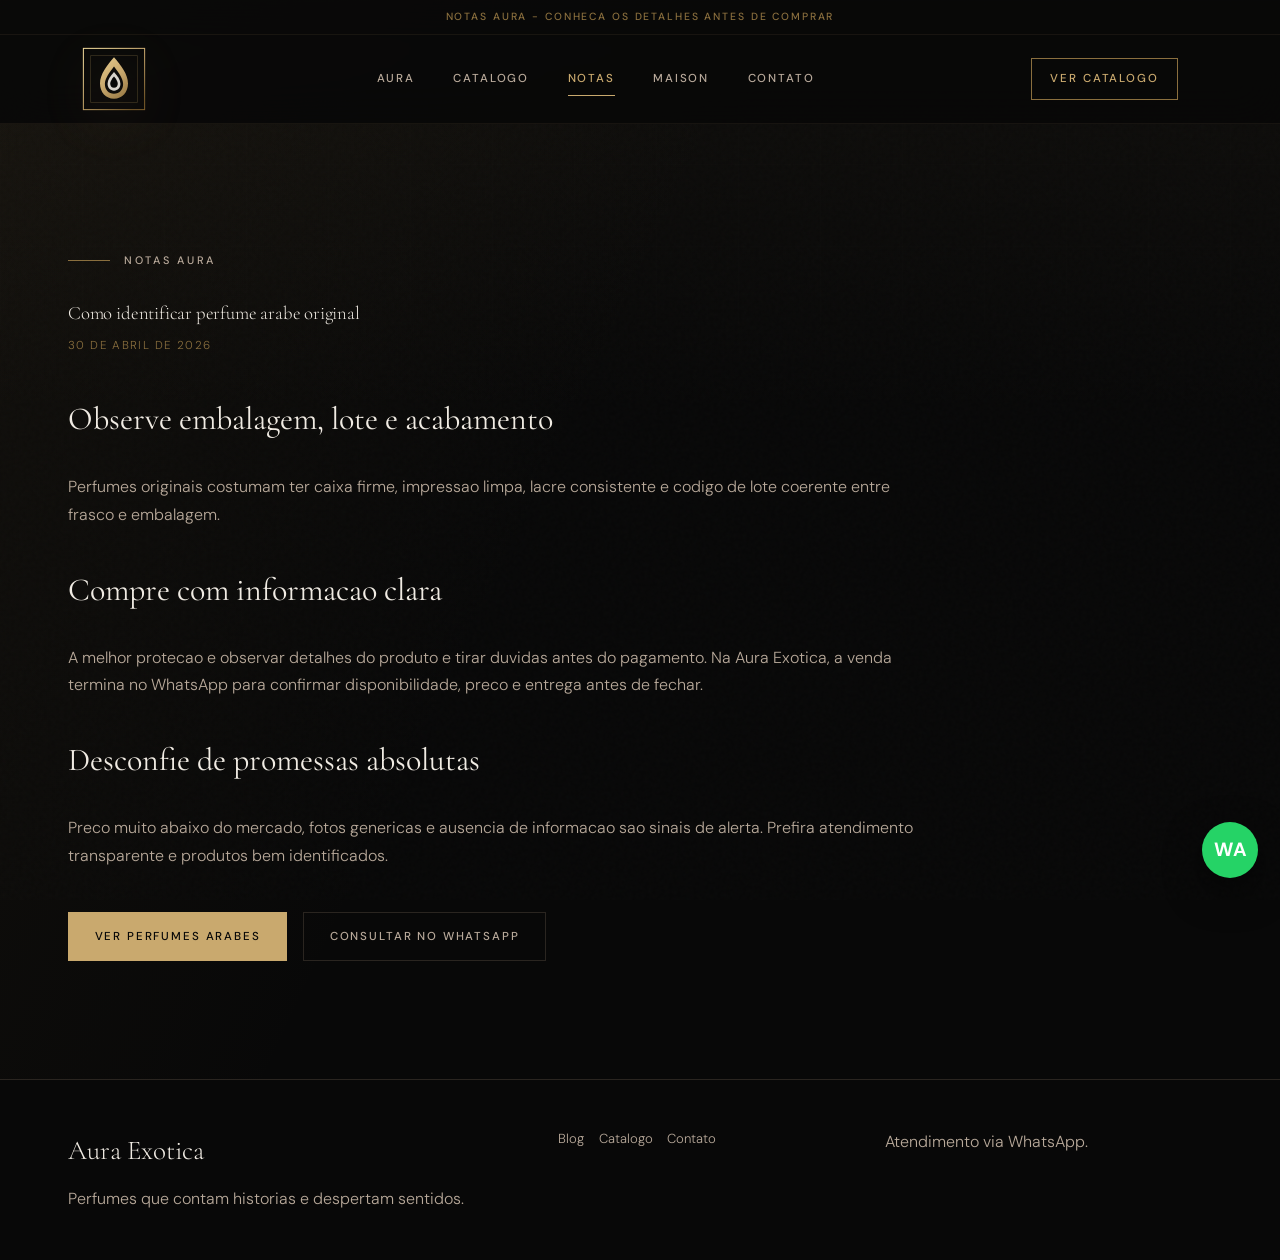
<file: blog-post.html>
﻿<!DOCTYPE html>
<html lang="pt-BR">
<head>
  <meta charset="UTF-8">
  <meta name="viewport" content="width=device-width, initial-scale=1.0">
  <title>Guia Aura | Aura Exotica</title>
  <meta name="description" content="Artigo da Aura Exotica sobre perfumes arabes, nicho e compra segura.">
  <link rel="preconnect" href="https://fonts.googleapis.com">
  <link rel="preconnect" href="https://fonts.gstatic.com" crossorigin>
  <link href="https://fonts.googleapis.com/css2?family=Cinzel:wght@500;600;700&family=Manrope:wght@400;500;600;700;800&display=swap" rel="stylesheet">
  <link rel="stylesheet" href="style.css">
</head>
<body data-page="blog-post">
  <header class="main-header">
    <div class="topbar"><div class="container">Notas Aura - Conheca os detalhes antes de comprar</div></div>
    <div class="container nav">
      <a class="brand" href="index.html"><img src="assets/aura-mark.svg" alt=""><span><strong>Aura Exotica</strong><span>Perfumes & Cosmeticos</span></span></a>
      <nav class="nav-links" aria-label="Principal"><a href="index.html">Aura</a><a href="catalogo.html">Catalogo</a><a aria-current="page" href="blog.html">Notas</a><a href="sobre.html">Maison</a><a href="contato.html">Contato</a></nav>
      <a class="btn btn-gold nav-cta" href="catalogo.html">Ver catalogo</a>
      <button class="mobile-menu-toggle" type="button" aria-expanded="false" aria-label="Abrir menu">Menu</button>
    </div>
    <nav class="mobile-panel" aria-label="Menu mobile"><a href="index.html">Home</a><a href="catalogo.html">Catalogo</a><a href="contato.html">Contato</a></nav>
  </header>
  <main>
    <section class="section">
      <div class="container">
        <article id="blog-post" class="blog-post"></article>
      </div>
    </section>
  </main>
  <footer class="main-footer"><div class="container footer-grid"><div><h3>Aura Exotica</h3><p>Perfumes que contam historias e despertam sentidos.</p></div><div class="footer-links"><a href="blog.html">Blog</a><a href="catalogo.html">Catalogo</a><a href="contato.html">Contato</a></div><div><p>Atendimento via WhatsApp.</p></div></div></footer>
  <script src="script.js" defer></script>
</body>
</html>
</file>
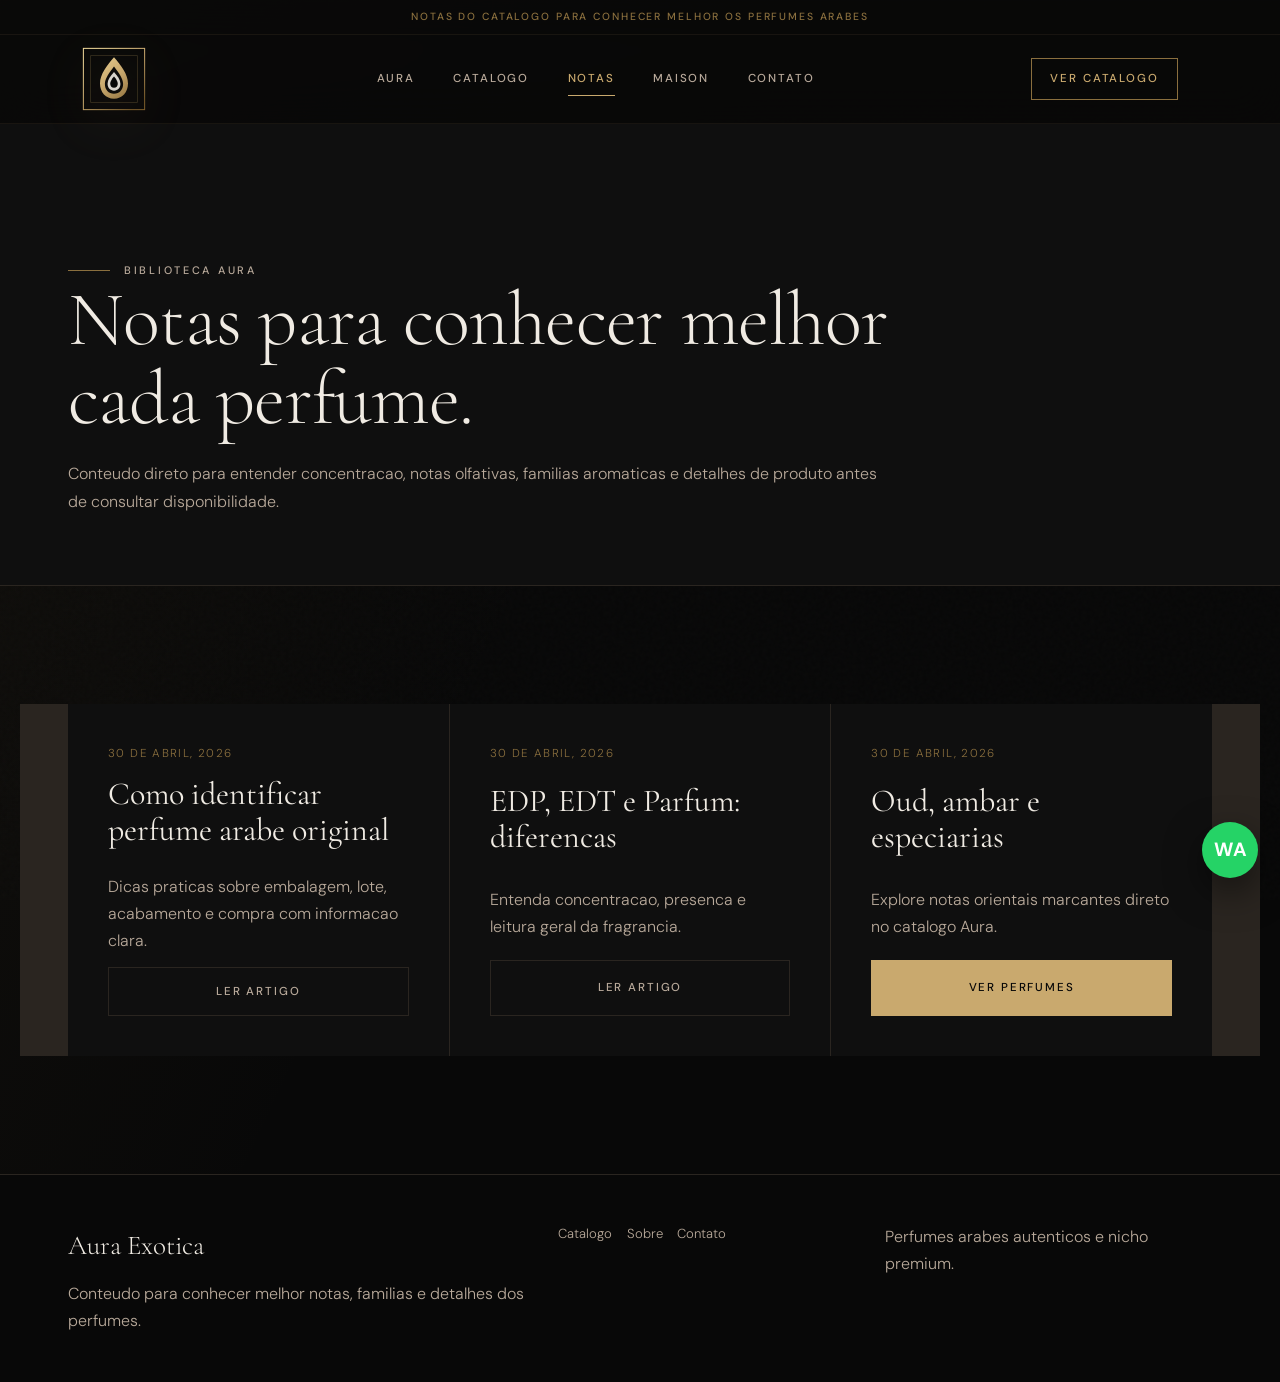
<file: blog.html>
﻿<!DOCTYPE html>
<html lang="pt-BR">
<head>
  <meta charset="UTF-8">
  <meta name="viewport" content="width=device-width, initial-scale=1.0">
  <title>Blog | Aura Exotica</title>
  <meta name="description" content="Guias sobre perfume arabe original, concentracao, notas olfativas e escolhas de fragrancias nicho.">
  <link rel="preconnect" href="https://fonts.googleapis.com">
  <link rel="preconnect" href="https://fonts.gstatic.com" crossorigin>
  <link href="https://fonts.googleapis.com/css2?family=Cinzel:wght@500;600;700&family=Manrope:wght@400;500;600;700;800&display=swap" rel="stylesheet">
  <link rel="stylesheet" href="style.css">
</head>
<body data-page="blog">
  <header class="main-header">
    <div class="topbar"><div class="container">Notas do catalogo para conhecer melhor os perfumes arabes</div></div>
    <div class="container nav">
      <a class="brand" href="index.html"><img src="assets/aura-mark.svg" alt=""><span><strong>Aura Exotica</strong><span>Perfumes & Cosmeticos</span></span></a>
      <nav class="nav-links" aria-label="Principal"><a href="index.html">Aura</a><a href="catalogo.html">Catalogo</a><a aria-current="page" href="blog.html">Notas</a><a href="sobre.html">Maison</a><a href="contato.html">Contato</a></nav>
      <a class="btn btn-gold nav-cta" href="catalogo.html">Ver catalogo</a>
      <button class="mobile-menu-toggle" type="button" aria-expanded="false" aria-label="Abrir menu">Menu</button>
    </div>
    <nav class="mobile-panel" aria-label="Menu mobile"><a href="index.html">Home</a><a href="catalogo.html">Catalogo</a><a href="contato.html">Contato</a></nav>
  </header>
  <main>
    <section class="page-hero"><div class="container"><p class="eyebrow">Biblioteca Aura</p><h1>Notas para conhecer melhor cada perfume.</h1><p>Conteudo direto para entender concentracao, notas olfativas, familias aromaticas e detalhes de produto antes de consultar disponibilidade.</p></div></section>
    <section class="section">
      <div class="container blog-grid">
        <article class="blog-card"><time datetime="2026-04-30">30 de abril, 2026</time><h3><a href="blog-post.html?slug=guia-perfume-arabe-original">Como identificar perfume arabe original</a></h3><p>Dicas praticas sobre embalagem, lote, acabamento e compra com informacao clara.</p><a class="btn btn-outline" href="blog-post.html?slug=guia-perfume-arabe-original">Ler artigo</a></article>
        <article class="blog-card"><time datetime="2026-04-30">30 de abril, 2026</time><h3><a href="blog-post.html?slug=edp-edt-parfum">EDP, EDT e Parfum: diferencas</a></h3><p>Entenda concentracao, presenca e leitura geral da fragrancia.</p><a class="btn btn-outline" href="blog-post.html?slug=edp-edt-parfum">Ler artigo</a></article>
        <article class="blog-card"><time datetime="2026-04-30">30 de abril, 2026</time><h3><a href="catalogo.html?q=oud">Oud, ambar e especiarias</a></h3><p>Explore notas orientais marcantes direto no catalogo Aura.</p><a class="btn btn-gold" href="catalogo.html?q=oud">Ver perfumes</a></article>
      </div>
    </section>
  </main>
  <footer class="main-footer"><div class="container footer-grid"><div><h3>Aura Exotica</h3><p>Conteudo para conhecer melhor notas, familias e detalhes dos perfumes.</p></div><div class="footer-links"><a href="catalogo.html">Catalogo</a><a href="sobre.html">Sobre</a><a href="contato.html">Contato</a></div><div><p>Perfumes arabes autenticos e nicho premium.</p></div></div></footer>
  <script src="script.js" defer></script>
</body>
</html>
</file>
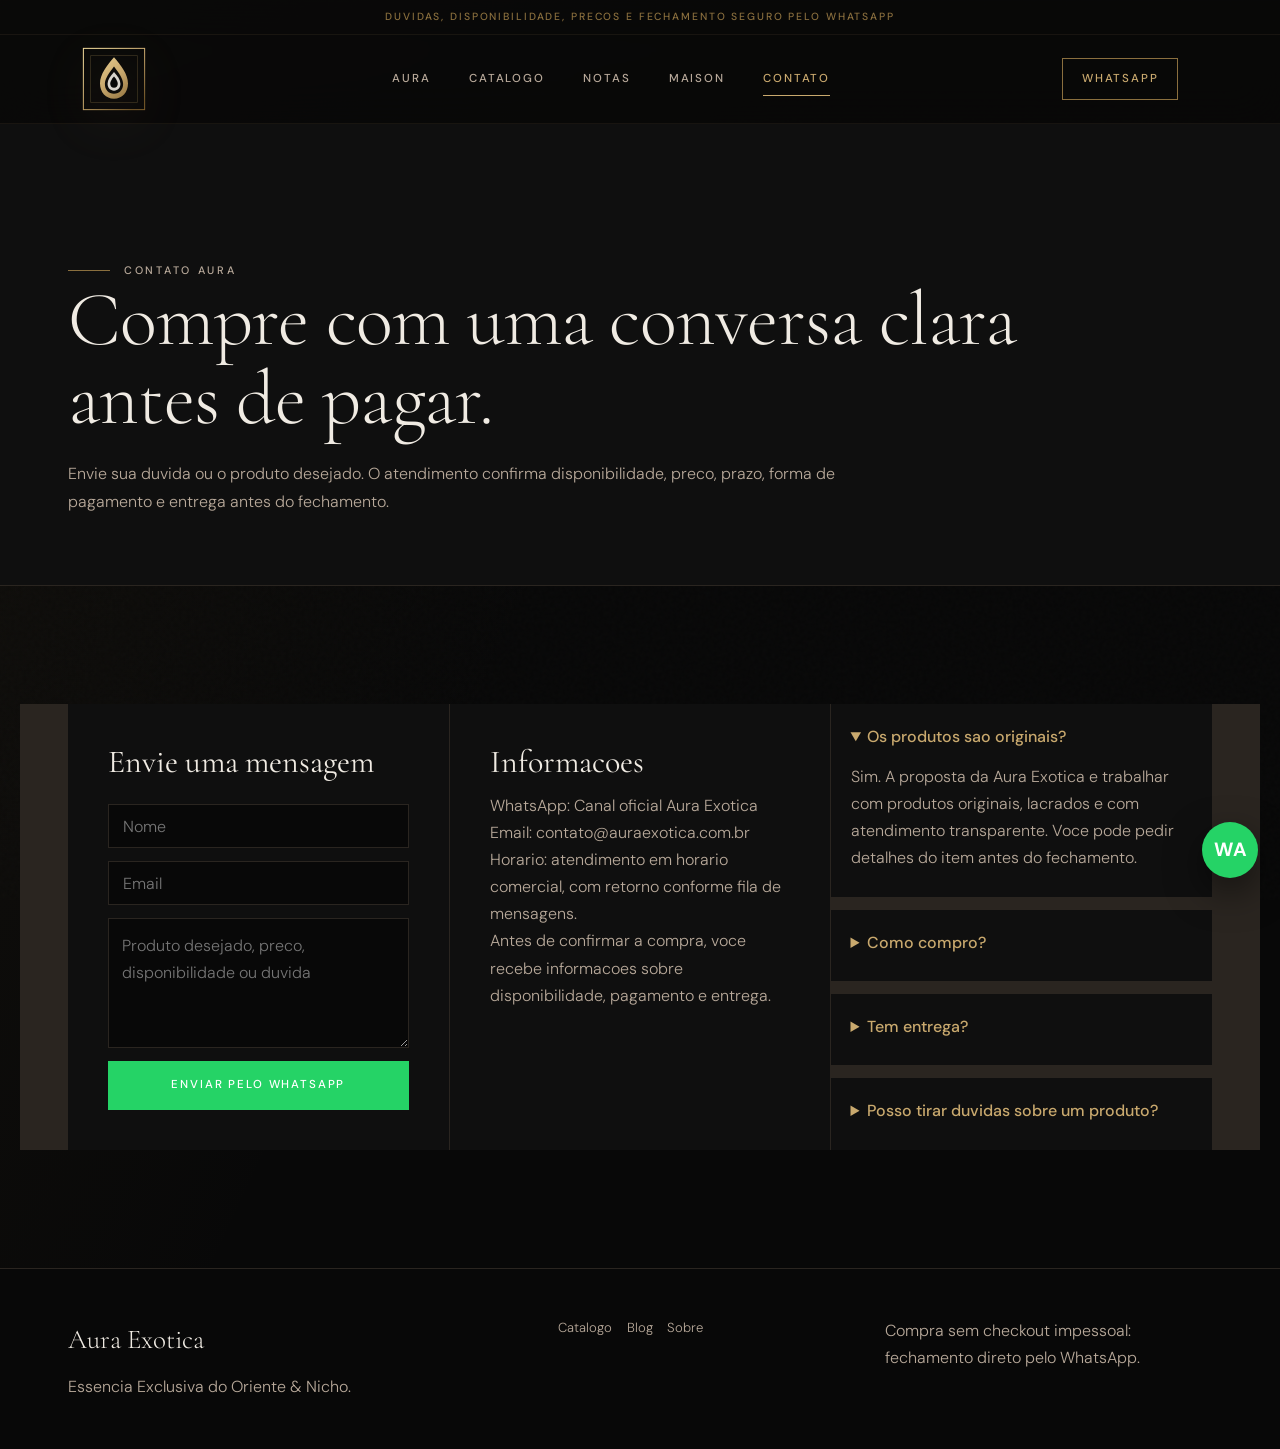
<file: contato.html>
﻿<!DOCTYPE html>
<html lang="pt-BR">
<head>
  <meta charset="UTF-8">
  <meta name="viewport" content="width=device-width, initial-scale=1.0">
  <title>Contato | Aura Exotica</title>
  <meta name="description" content="Fale com a Aura Exotica pelo WhatsApp para consultar disponibilidade, precos, pagamento e entrega de perfumes arabes e nicho.">
  <link rel="preconnect" href="https://fonts.googleapis.com">
  <link rel="preconnect" href="https://fonts.gstatic.com" crossorigin>
  <link href="https://fonts.googleapis.com/css2?family=Cinzel:wght@500;600;700&family=Manrope:wght@400;500;600;700;800&display=swap" rel="stylesheet">
  <link rel="stylesheet" href="style.css">
</head>
<body data-page="contato">
  <header class="main-header">
    <div class="topbar"><div class="container">Duvidas, disponibilidade, precos e fechamento seguro pelo WhatsApp</div></div>
    <div class="container nav">
      <a class="brand" href="index.html"><img src="assets/aura-mark.svg" alt=""><span><strong>Aura Exotica</strong><span>Perfumes & Cosmeticos</span></span></a>
      <nav class="nav-links" aria-label="Principal"><a href="index.html">Aura</a><a href="catalogo.html">Catalogo</a><a href="blog.html">Notas</a><a href="sobre.html">Maison</a><a aria-current="page" href="contato.html">Contato</a></nav>
      <a class="btn btn-gold nav-cta" target="_blank" rel="noopener" href="https://wa.me/5511999999999">WhatsApp</a>
      <button class="mobile-menu-toggle" type="button" aria-expanded="false" aria-label="Abrir menu">Menu</button>
    </div>
    <nav class="mobile-panel" aria-label="Menu mobile"><a href="index.html">Home</a><a href="catalogo.html">Catalogo</a><a href="sobre.html">Sobre</a></nav>
  </header>
  <main>
    <section class="page-hero"><div class="container"><p class="eyebrow">Contato Aura</p><h1>Compre com uma conversa clara antes de pagar.</h1><p>Envie sua duvida ou o produto desejado. O atendimento confirma disponibilidade, preco, prazo, forma de pagamento e entrega antes do fechamento.</p></div></section>
    <section class="section">
      <div class="container contact-grid">
        <form id="contact-form" class="contact-form contact-card">
          <h3>Envie uma mensagem</h3>
          <input class="input" type="text" name="name" placeholder="Nome" required>
          <input class="input" type="email" name="email" placeholder="Email" required>
          <textarea class="textarea" name="message" placeholder="Produto desejado, preco, disponibilidade ou duvida" required></textarea>
          <button class="btn btn-whatsapp" type="submit">Enviar pelo WhatsApp</button>
        </form>
        <div class="contact-card">
          <h3>Informacoes</h3>
          <p>WhatsApp: <a href="https://wa.me/5511999999999" target="_blank" rel="noopener">Canal oficial Aura Exotica</a></p>
          <p>Email: contato@auraexotica.com.br</p>
          <p>Horario: atendimento em horario comercial, com retorno conforme fila de mensagens.</p>
          <p>Antes de confirmar a compra, voce recebe informacoes sobre disponibilidade, pagamento e entrega.</p>
        </div>
        <div class="faq">
          <details open><summary>Os produtos sao originais?</summary><p>Sim. A proposta da Aura Exotica e trabalhar com produtos originais, lacrados e com atendimento transparente. Voce pode pedir detalhes do item antes do fechamento.</p></details>
          <details><summary>Como compro?</summary><p>Escolha o produto no catalogo e clique em Consultar no WhatsApp. A mensagem ja vai com os detalhes.</p></details>
          <details><summary>Tem entrega?</summary><p>O prazo e a modalidade de entrega sao confirmados no atendimento, de acordo com sua cidade.</p></details>
          <details><summary>Posso tirar duvidas sobre um produto?</summary><p>Sim. Envie o link ou nome do perfume do catalogo para confirmar disponibilidade, preco, prazo e detalhes da ficha.</p></details>
        </div>
      </div>
    </section>
  </main>
  <footer class="main-footer"><div class="container footer-grid"><div><h3>Aura Exotica</h3><p>Essencia Exclusiva do Oriente & Nicho.</p></div><div class="footer-links"><a href="catalogo.html">Catalogo</a><a href="blog.html">Blog</a><a href="sobre.html">Sobre</a></div><div><p>Compra sem checkout impessoal: fechamento direto pelo WhatsApp.</p></div></div></footer>
  <script src="script.js" defer></script>
</body>
</html>
</file>
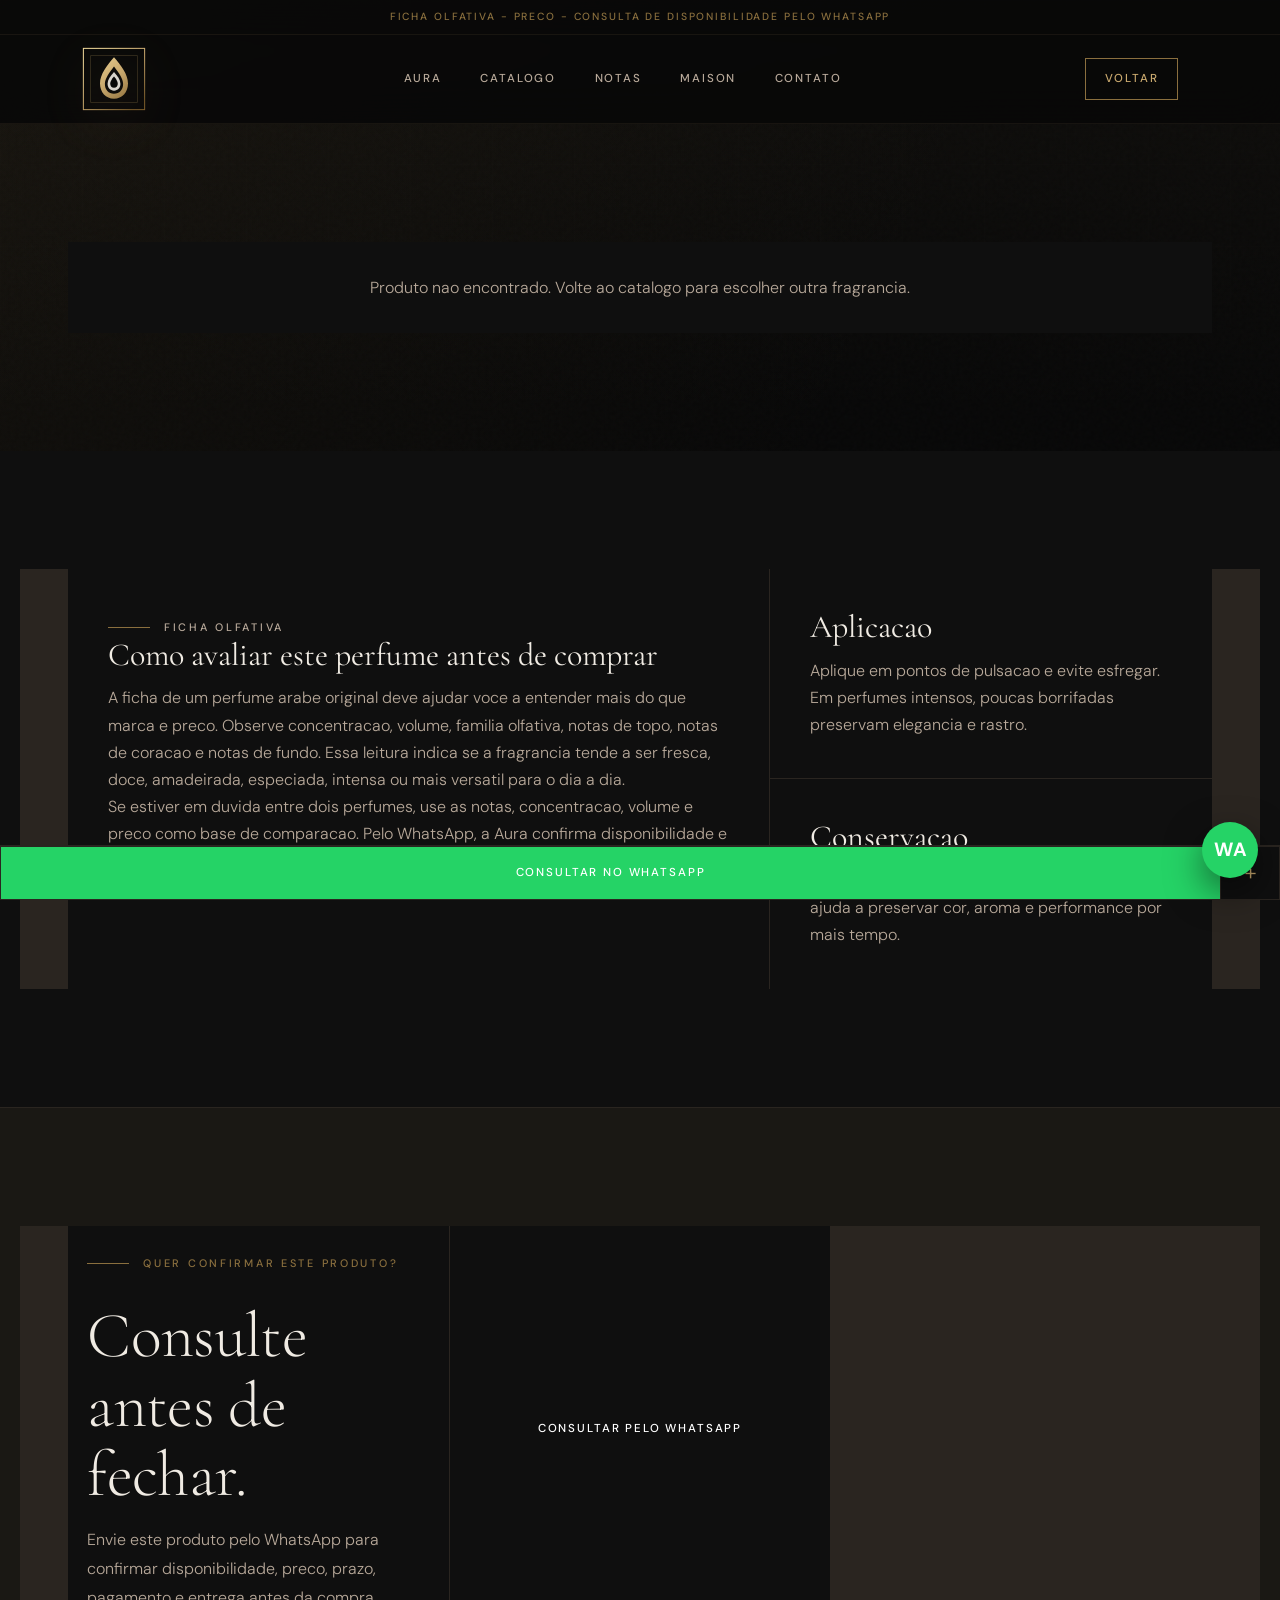
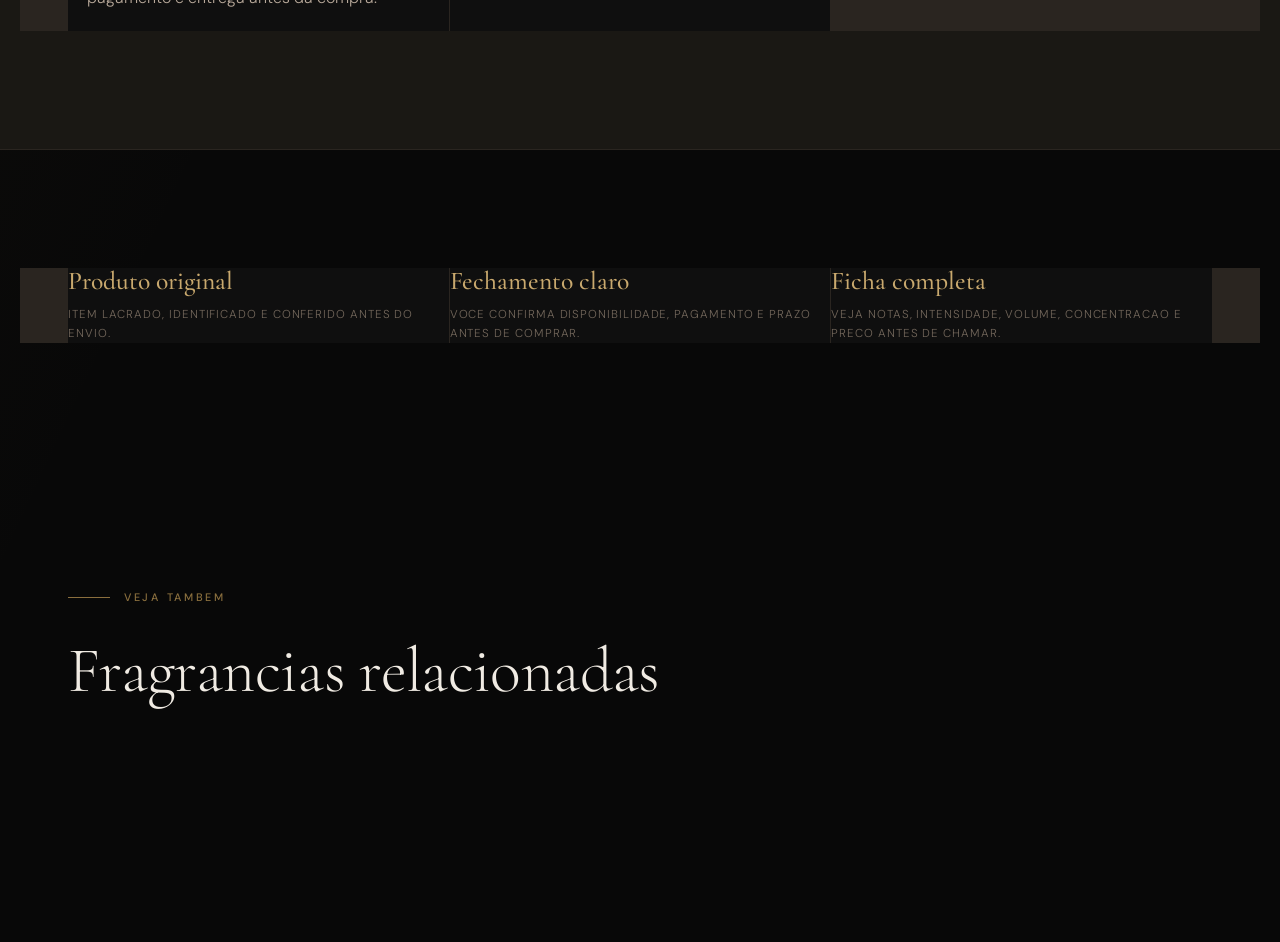
<file: produto.html>
﻿<!DOCTYPE html>
<html lang="pt-BR">
<head>
  <meta charset="UTF-8">
  <meta name="viewport" content="width=device-width, initial-scale=1.0">
  <title>Produto | Aura Exotica</title>
  <meta name="description" content="Ficha completa de perfume com piramide olfativa, detalhes, preco e consulta pelo WhatsApp.">
  <meta name="robots" content="index, follow">
  <link rel="preconnect" href="https://fonts.googleapis.com">
  <link rel="preconnect" href="https://fonts.gstatic.com" crossorigin>
  <link href="https://fonts.googleapis.com/css2?family=Cinzel:wght@500;600;700&family=Manrope:wght@400;500;600;700;800&display=swap" rel="stylesheet">
  <link rel="stylesheet" href="style.css">
</head>
<body data-page="produto">
  <header class="main-header">
    <div class="topbar"><div class="container">Ficha olfativa - Preco - Consulta de disponibilidade pelo WhatsApp</div></div>
    <div class="container nav">
      <a class="brand" href="index.html"><img src="assets/aura-mark.svg" alt=""><span><strong>Aura Exotica</strong><span>Perfumes & Cosmeticos</span></span></a>
      <nav class="nav-links" aria-label="Principal"><a href="index.html">Aura</a><a href="catalogo.html">Catalogo</a><a href="blog.html">Notas</a><a href="sobre.html">Maison</a><a href="contato.html">Contato</a></nav>
      <a class="btn btn-outline nav-cta" href="catalogo.html">Voltar</a>
      <button class="mobile-menu-toggle" type="button" aria-expanded="false" aria-label="Abrir menu">Menu</button>
    </div>
    <nav class="mobile-panel" aria-label="Menu mobile"><a href="index.html">Home</a><a href="catalogo.html">Catalogo</a><a href="contato.html">Contato</a></nav>
  </header>

  <main>
    <section class="section">
      <div class="container">
        <div id="product-detail" class="product-detail"><div class="skeleton"></div><div class="skeleton"></div></div>
      </div>
    </section>
    <section class="section editorial-section">
      <div class="container editorial-grid">
        <article class="editorial-panel editorial-large">
          <p class="eyebrow">Ficha olfativa</p>
          <h2>Como avaliar este perfume antes de comprar</h2>
          <p>A ficha de um perfume arabe original deve ajudar voce a entender mais do que marca e preco. Observe concentracao, volume, familia olfativa, notas de topo, notas de coracao e notas de fundo. Essa leitura indica se a fragrancia tende a ser fresca, doce, amadeirada, especiada, intensa ou mais versatil para o dia a dia.</p>
          <p>Se estiver em duvida entre dois perfumes, use as notas, concentracao, volume e preco como base de comparacao. Pelo WhatsApp, a Aura confirma disponibilidade e detalhes do fechamento antes do pagamento.</p>
        </article>
        <article class="editorial-panel">
          <h3>Aplicacao</h3>
          <p>Aplique em pontos de pulsacao e evite esfregar. Em perfumes intensos, poucas borrifadas preservam elegancia e rastro.</p>
        </article>
        <article class="editorial-panel">
          <h3>Conservacao</h3>
          <p>Guarde longe de calor, luz direta e umidade. Isso ajuda a preservar cor, aroma e performance por mais tempo.</p>
        </article>
      </div>
    </section>
    <section class="section fragrance-consult">
      <div class="container fragrance-consult-grid">
        <div>
          <p class="eyebrow">Quer confirmar este produto?</p>
          <h2 class="section-title">Consulte antes de fechar.</h2>
          <p class="section-lead">Envie este produto pelo WhatsApp para confirmar disponibilidade, preco, prazo, pagamento e entrega antes da compra.</p>
        </div>
        <a id="product-whatsapp-consult" class="btn btn-whatsapp" href="https://wa.me/5511999999999" target="_blank" rel="noopener">Consultar pelo WhatsApp</a>
      </div>
    </section>
    <section class="section compact-trust">
      <div class="container compact-trust-grid">
        <div><strong>Produto original</strong><p>Item lacrado, identificado e conferido antes do envio.</p></div>
        <div><strong>Fechamento claro</strong><p>Voce confirma disponibilidade, pagamento e prazo antes de comprar.</p></div>
        <div><strong>Ficha completa</strong><p>Veja notas, intensidade, volume, concentracao e preco antes de chamar.</p></div>
      </div>
    </section>
    <section class="section">
      <div class="container">
        <div class="section-head"><div><p class="eyebrow">Veja tambem</p><h2 class="section-title">Fragrancias relacionadas</h2></div></div>
        <div id="related-grid" class="products-grid"></div>
      </div>
    </section>
  </main>

  <div class="product-cta-fixed">
    <a id="product-whatsapp-fixed" class="btn btn-whatsapp" href="https://wa.me/5511999999999" target="_blank" rel="noopener">Consultar no WhatsApp</a>
    <a class="favorite-btn" href="catalogo.html" aria-label="Voltar ao catalogo">+</a>
  </div>
  <script src="script.js" defer></script>
</body>
</html>
</file>
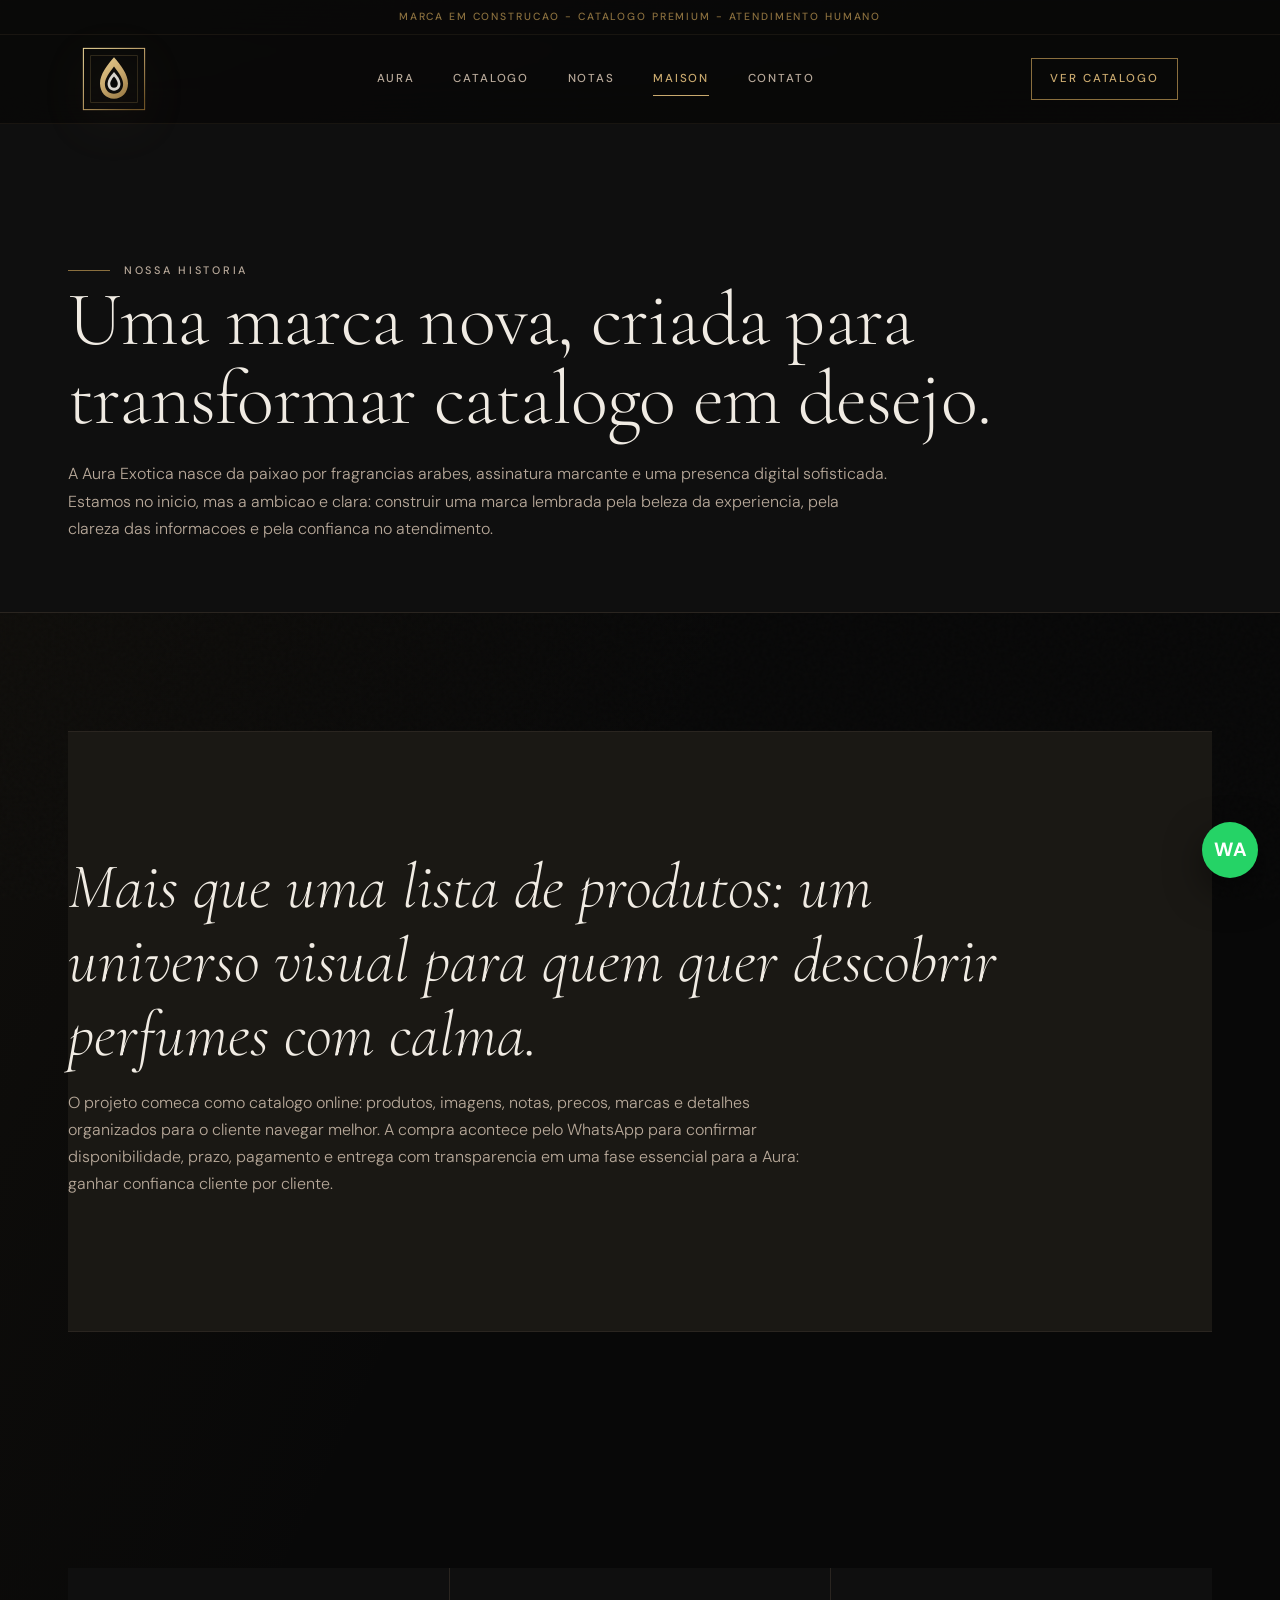
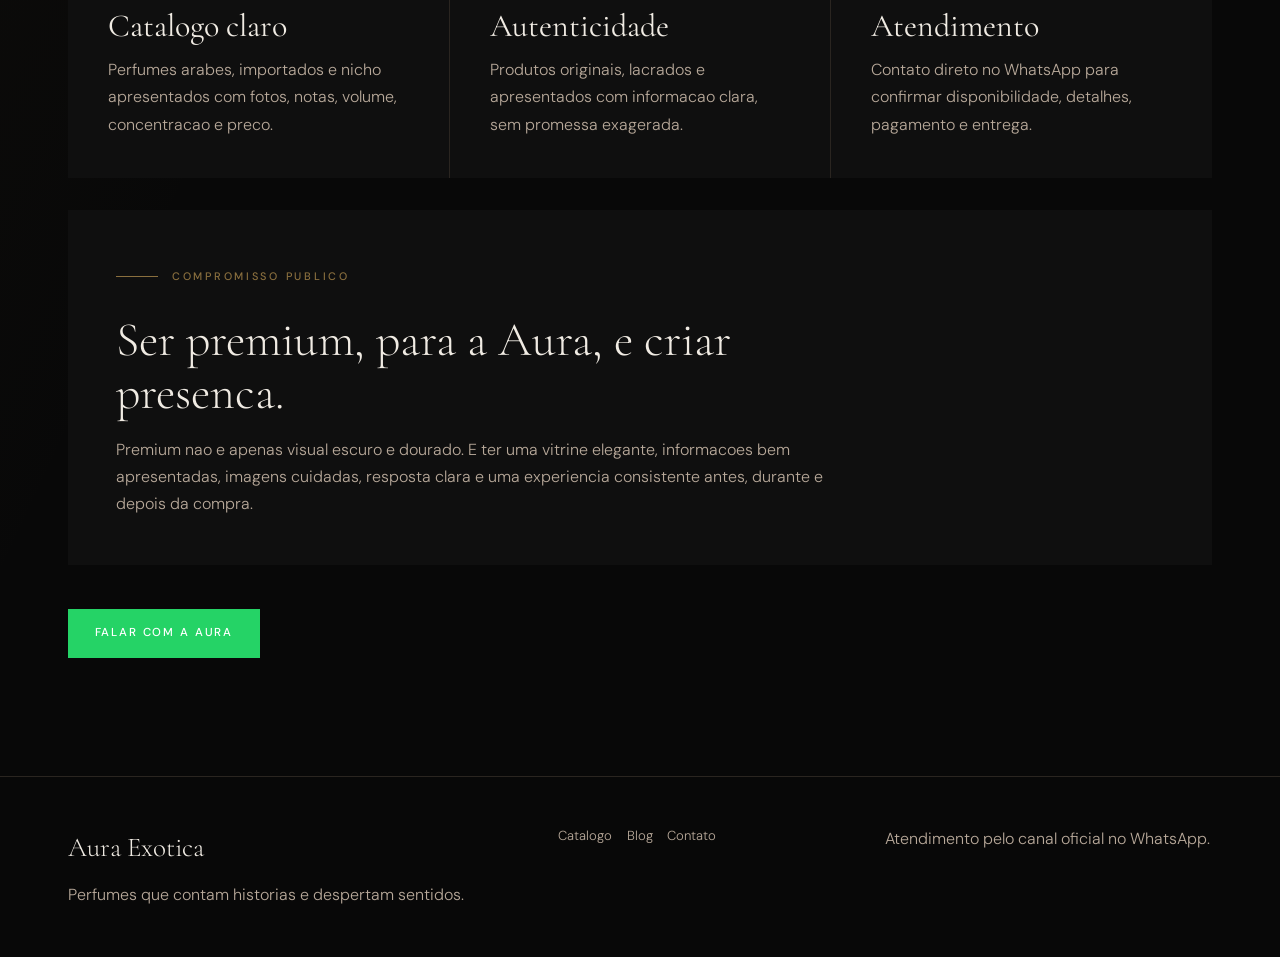
<file: sobre.html>
﻿<!DOCTYPE html>
<html lang="pt-BR">
<head>
  <meta charset="UTF-8">
  <meta name="viewport" content="width=device-width, initial-scale=1.0">
  <title>Sobre | Aura Exotica Perfumes Arabes & Nicho</title>
  <meta name="description" content="Conheca a Aura Exotica, marca nova de catalogo online para perfumes arabes e nicho com foco em autenticidade, informacao clara e atendimento humanizado.">
  <link rel="preconnect" href="https://fonts.googleapis.com">
  <link rel="preconnect" href="https://fonts.gstatic.com" crossorigin>
  <link href="https://fonts.googleapis.com/css2?family=Cinzel:wght@500;600;700&family=Manrope:wght@400;500;600;700;800&display=swap" rel="stylesheet">
  <link rel="stylesheet" href="style.css">
</head>
<body data-page="sobre">
  <header class="main-header">
    <div class="topbar"><div class="container">Marca em construcao - Catalogo premium - Atendimento humano</div></div>
    <div class="container nav">
      <a class="brand" href="index.html"><img src="assets/aura-mark.svg" alt=""><span><strong>Aura Exotica</strong><span>Perfumes & Cosmeticos</span></span></a>
      <nav class="nav-links" aria-label="Principal"><a href="index.html">Aura</a><a href="catalogo.html">Catalogo</a><a href="blog.html">Notas</a><a aria-current="page" href="sobre.html">Maison</a><a href="contato.html">Contato</a></nav>
      <a class="btn btn-gold nav-cta" href="catalogo.html">Ver catalogo</a>
      <button class="mobile-menu-toggle" type="button" aria-expanded="false" aria-label="Abrir menu">Menu</button>
    </div>
    <nav class="mobile-panel" aria-label="Menu mobile"><a href="index.html">Home</a><a href="catalogo.html">Catalogo</a><a href="contato.html">Contato</a></nav>
  </header>
  <main>
    <section class="page-hero"><div class="container"><p class="eyebrow">Nossa historia</p><h1>Uma marca nova, criada para transformar catalogo em desejo.</h1><p>A Aura Exotica nasce da paixao por fragrancias arabes, assinatura marcante e uma presenca digital sofisticada. Estamos no inicio, mas a ambicao e clara: construir uma marca lembrada pela beleza da experiencia, pela clareza das informacoes e pela confianca no atendimento.</p></div></section>
    <section class="section">
      <div class="container">
        <div class="story-band section">
          <blockquote>Mais que uma lista de produtos: um universo visual para quem quer descobrir perfumes com calma.</blockquote>
          <p>O projeto comeca como catalogo online: produtos, imagens, notas, precos, marcas e detalhes organizados para o cliente navegar melhor. A compra acontece pelo WhatsApp para confirmar disponibilidade, prazo, pagamento e entrega com transparencia em uma fase essencial para a Aura: ganhar confianca cliente por cliente.</p>
        </div>
      </div>
    </section>
    <section class="section">
      <div class="container">
        <div class="values-grid">
          <div class="value-card"><h3>Catalogo claro</h3><p>Perfumes arabes, importados e nicho apresentados com fotos, notas, volume, concentracao e preco.</p></div>
          <div class="value-card"><h3>Autenticidade</h3><p>Produtos originais, lacrados e apresentados com informacao clara, sem promessa exagerada.</p></div>
          <div class="value-card"><h3>Atendimento</h3><p>Contato direto no WhatsApp para confirmar disponibilidade, detalhes, pagamento e entrega.</p></div>
        </div>
        <div class="brand-manifesto">
          <p class="eyebrow">Compromisso publico</p>
          <h2>Ser premium, para a Aura, e criar presenca.</h2>
          <p>Premium nao e apenas visual escuro e dourado. E ter uma vitrine elegante, informacoes bem apresentadas, imagens cuidadas, resposta clara e uma experiencia consistente antes, durante e depois da compra.</p>
        </div>
        <div class="section-actions"><a class="btn btn-whatsapp" target="_blank" rel="noopener" href="https://wa.me/5511999999999?text=Ol%C3%A1!%20Quero%20consultar%20o%20cat%C3%A1logo%20Aura%20Exotica.">Falar com a Aura</a></div>
      </div>
    </section>
  </main>
  <footer class="main-footer"><div class="container footer-grid"><div><h3>Aura Exotica</h3><p>Perfumes que contam historias e despertam sentidos.</p></div><div class="footer-links"><a href="catalogo.html">Catalogo</a><a href="blog.html">Blog</a><a href="contato.html">Contato</a></div><div><p>Atendimento pelo canal oficial no WhatsApp.</p></div></div></footer>
  <script src="script.js" defer></script>
</body>
</html>
</file>
<file: style.css>
@import url("https://fonts.googleapis.com/css2?family=Cormorant+Garamond:ital,wght@0,300;0,400;0,500;0,600;0,700;1,300;1,400;1,500&family=DM+Sans:wght@300;400;500;600;700&display=swap");

:root {
  --void: #080808;
  --obsidian: #0f0f0f;
  --onyx: #1a1814;
  --char: #2a2520;
  --line: rgba(201, 169, 110, 0.13);
  --gold-dim: #8a6f3e;
  --gold: #c9a96e;
  --gold-bright: #e8c97e;
  --gold-glow: rgba(201, 169, 110, 0.14);
  --cream: #f0ebe3;
  --sand: #b8a99a;
  --mist: #74685c;
  --whatsapp: #25d366;
  --whatsapp-dark: #128c7e;
  --font-display: "Cormorant Garamond", Georgia, serif;
  --font-body: "DM Sans", system-ui, sans-serif;
  --radius-sm: 2px;
  --radius-md: 6px;
  --radius-pill: 999px;
  --ease-expo: cubic-bezier(0.19, 1, 0.22, 1);
}

*,
*::before,
*::after {
  box-sizing: border-box;
}

html {
  scroll-behavior: smooth;
}

body {
  margin: 0;
  min-height: 100vh;
  overflow-x: hidden;
  background:
    linear-gradient(180deg, rgba(201, 169, 110, 0.045), transparent 420px),
    linear-gradient(115deg, rgba(138, 111, 62, 0.08), transparent 42%),
    var(--void);
  color: var(--cream);
  font-family: var(--font-body);
  font-weight: 300;
  line-height: 1.7;
  -webkit-font-smoothing: antialiased;
}

body::before {
  content: "";
  position: fixed;
  inset: 0;
  z-index: -1;
  pointer-events: none;
  opacity: 0.035;
  background-image: url("data:image/svg+xml,%3Csvg viewBox='0 0 256 256' xmlns='http://www.w3.org/2000/svg'%3E%3Cfilter id='noise'%3E%3CfeTurbulence type='fractalNoise' baseFrequency='0.86' numOctaves='4' stitchTiles='stitch'/%3E%3C/filter%3E%3Crect width='100%25' height='100%25' filter='url(%23noise)' opacity='0.55'/%3E%3C/svg%3E");
}

body::after {
  content: "";
  position: fixed;
  inset: 0;
  z-index: -1;
  pointer-events: none;
  background:
    linear-gradient(rgba(255, 255, 255, 0.012) 1px, transparent 1px),
    linear-gradient(90deg, rgba(255, 255, 255, 0.01) 1px, transparent 1px);
  background-size: 82px 82px;
  mask-image: linear-gradient(to bottom, black, transparent 72%);
}

img {
  display: block;
  max-width: 100%;
}

a {
  color: inherit;
  text-decoration: none;
}

button,
input,
select,
textarea {
  font: inherit;
}

button {
  cursor: pointer;
}

.container {
  width: min(100%, 1240px);
  margin: 0 auto;
  padding: 0 clamp(18px, 4vw, 48px);
}

.d-none {
  display: none !important;
}

.text-center {
  text-align: center;
}

.main-header {
  position: sticky;
  top: 0;
  z-index: 100;
  border-bottom: 1px solid rgba(201, 169, 110, 0.08);
  background: rgba(8, 8, 8, 0.86);
  backdrop-filter: blur(22px);
  transition: border-color 300ms ease, background 300ms ease;
}

.topbar {
  border-bottom: 1px solid rgba(201, 169, 110, 0.08);
  color: var(--gold-dim);
  font-size: 0.65rem;
  font-weight: 500;
  letter-spacing: 0.18em;
  text-transform: uppercase;
}

.topbar .container {
  display: flex;
  justify-content: center;
  padding-top: 8px;
  padding-bottom: 8px;
  text-align: center;
}

.nav {
  display: grid;
  grid-template-columns: auto 1fr auto auto;
  align-items: center;
  gap: clamp(14px, 3vw, 34px);
  min-height: 88px;
}

.brand {
  display: inline-flex;
  align-items: center;
  min-width: 0;
}

.brand img {
  width: 92px;
  height: 70px;
  object-fit: contain;
  filter: drop-shadow(0 12px 26px rgba(201, 169, 110, 0.18));
}

.brand span {
  display: none;
}

.nav-links {
  display: none;
  justify-content: center;
  gap: clamp(18px, 3vw, 40px);
  color: var(--sand);
  font-size: 0.72rem;
  font-weight: 500;
  letter-spacing: 0.16em;
  text-transform: uppercase;
}

.nav-links a {
  position: relative;
  padding: 10px 0;
  transition: color 240ms ease;
}

.nav-links a::after {
  content: "";
  position: absolute;
  left: 0;
  right: 0;
  bottom: 2px;
  height: 1px;
  background: var(--gold);
  transform: scaleX(0);
  transform-origin: left;
  transition: transform 360ms var(--ease-expo);
}

.nav-links a:hover,
.nav-links a[aria-current="page"] {
  color: var(--gold);
}

.nav-links a:hover::after,
.nav-links a[aria-current="page"]::after {
  transform: scaleX(1);
}

.mobile-menu-toggle {
  display: inline-flex;
  align-items: center;
  justify-content: center;
  min-width: 48px;
  min-height: 42px;
  border: 1px solid var(--line);
  border-radius: 0;
  background: transparent;
  color: var(--gold);
  font-size: 0.68rem;
  letter-spacing: 0.16em;
  text-transform: uppercase;
}

.mobile-panel {
  display: none;
  gap: 1px;
  border-top: 1px solid var(--line);
  background: var(--char);
  padding: 1px;
}

.mobile-panel.is-open {
  display: grid;
}

.mobile-panel a {
  background: var(--obsidian);
  color: var(--sand);
  padding: 14px 18px;
  font-size: 0.74rem;
  letter-spacing: 0.14em;
  text-transform: uppercase;
}

.btn {
  position: relative;
  display: inline-flex;
  align-items: center;
  justify-content: center;
  min-height: 46px;
  padding: 0.86rem 1.6rem;
  border: 1px solid transparent;
  border-radius: 0;
  font-size: 0.72rem;
  font-weight: 500;
  letter-spacing: 0.16em;
  text-align: center;
  text-transform: uppercase;
  transition: transform 300ms var(--ease-expo), background 300ms ease, border-color 300ms ease, color 300ms ease;
}

.btn-gold {
  overflow: hidden;
  background: var(--gold);
  color: var(--void);
}

.btn-gold::after {
  content: "";
  position: absolute;
  inset: 0;
  background: linear-gradient(120deg, transparent 30%, rgba(255, 255, 255, 0.24) 50%, transparent 70%);
  transform: translateX(-105%);
  transition: transform 560ms ease;
}

.btn-gold:hover {
  background: var(--gold-bright);
  transform: translateY(-2px);
}

.btn-gold:hover::after {
  transform: translateX(105%);
}

.btn-outline {
  border-color: var(--char);
  background: transparent;
  color: var(--sand);
}

.btn-outline:hover {
  border-color: var(--mist);
  color: var(--cream);
  transform: translateY(-2px);
}

.btn-whatsapp {
  background: var(--whatsapp);
  color: #fff;
}

.btn-whatsapp:hover {
  background: var(--whatsapp-dark);
  transform: translateY(-2px);
}

.nav-cta {
  display: none;
  min-height: 40px;
  padding: 0.64rem 1.15rem;
  border-color: var(--gold-dim);
  background: transparent;
  color: var(--gold);
}

.hero {
  position: relative;
  min-height: calc(100vh - 122px);
  display: flex;
  align-items: center;
  overflow: hidden;
  padding: clamp(84px, 13vh, 150px) 0 clamp(52px, 8vh, 90px);
}

.hero::before {
  content: "";
  position: absolute;
  inset: 0;
  pointer-events: none;
  background:
    linear-gradient(90deg, rgba(8, 8, 8, 0.12), transparent 55%),
    linear-gradient(180deg, transparent 72%, rgba(8, 8, 8, 0.66));
}

.hero-grid {
  position: relative;
  z-index: 1;
  display: grid;
  gap: clamp(38px, 6vw, 80px);
  align-items: center;
}

.hero-copy {
  max-width: 780px;
}

.eyebrow {
  display: inline-flex;
  align-items: center;
  gap: 14px;
  margin: 0 0 1.8rem;
  color: var(--gold-dim);
  font-size: 0.68rem;
  font-weight: 500;
  letter-spacing: 0.25em;
  text-transform: uppercase;
}

.eyebrow::before {
  content: "";
  width: 42px;
  height: 1px;
  background: var(--gold-dim);
}

.hero-copy h1,
.page-hero h1,
.section-title,
.product-detail h1,
.blog-post h1 {
  margin: 0;
  color: var(--cream);
  font-family: var(--font-display);
  font-weight: 300;
  letter-spacing: -0.01em;
}

.hero-copy h1 {
  max-width: 900px;
  font-size: clamp(3.2rem, 7vw, 6.1rem);
  line-height: 1.02;
}

.hero-copy h1 em,
.section-title em {
  color: var(--gold);
  font-style: italic;
  font-weight: 300;
}

.hero-copy p {
  max-width: 560px;
  margin: 2rem 0 0;
  color: var(--sand);
  font-size: 1rem;
  line-height: 1.86;
}

.hero-actions,
.section-actions {
  display: flex;
  flex-wrap: wrap;
  gap: 1rem;
  margin-top: 2.7rem;
}

.hero-proof {
  display: grid;
  gap: 1px;
  max-width: 720px;
  margin-top: 3rem;
  background: var(--char);
}

.proof-item,
.step,
.value-card,
.contact-card,
.faq details,
.blog-card,
.editorial-panel,
.assurance-card,
.compact-trust-grid > div {
  background: var(--obsidian);
  border: 0;
}

.proof-item {
  padding: 1.15rem;
}

.proof-item strong {
  display: block;
  color: var(--gold);
  font-family: var(--font-display);
  font-size: 1.5rem;
  font-weight: 500;
  line-height: 1;
}

.proof-item span {
  display: block;
  margin-top: 0.45rem;
  color: var(--mist);
  font-size: 0.68rem;
  letter-spacing: 0.1em;
  text-transform: uppercase;
}

.hero-showcase {
  display: grid;
  gap: 1px;
  min-height: 520px;
  background: var(--char);
}

.showcase-card {
  position: relative;
  display: flex;
  align-items: center;
  justify-content: center;
  overflow: hidden;
  min-height: 520px;
  background: var(--obsidian);
  animation: reveal-up 780ms var(--ease-expo) both;
}

.showcase-card:nth-child(2) {
  animation-delay: 90ms;
}

.showcase-card:nth-child(3) {
  animation-delay: 180ms;
}

.showcase-card::after {
  content: "";
  position: absolute;
  left: 18%;
  right: 18%;
  bottom: 12%;
  height: 12%;
  background: rgba(0, 0, 0, 0.46);
  filter: blur(18px);
}

.showcase-card img {
  position: relative;
  z-index: 1;
  width: auto;
  max-width: 70%;
  max-height: 72%;
  object-fit: contain;
  filter: drop-shadow(0 26px 34px rgba(0, 0, 0, 0.48));
  transition: transform 500ms var(--ease-expo);
}

.showcase-card:hover img {
  transform: translateY(-10px) scale(1.04);
}

.showcase-card span {
  position: absolute;
  z-index: 2;
  left: 1rem;
  right: 1rem;
  bottom: 1rem;
  color: var(--sand);
  font-size: 0.72rem;
  letter-spacing: 0.08em;
  text-transform: uppercase;
}

.section {
  padding: clamp(74px, 10vw, 118px) 0;
}

.section-head {
  display: grid;
  gap: 1.5rem;
  margin-bottom: clamp(38px, 6vw, 64px);
}

.section-title {
  max-width: 900px;
  font-size: clamp(2.35rem, 5vw, 4rem);
  line-height: 1.08;
}

.section-lead {
  max-width: 680px;
  margin: 1rem 0 0;
  color: var(--sand);
  line-height: 1.82;
}

.trust-strip {
  border-top: 1px solid var(--char);
  border-bottom: 1px solid var(--char);
  background: transparent;
}

.trust-strip-grid {
  display: grid;
  gap: 1px;
  background: var(--char);
  padding-top: 1px;
  padding-bottom: 1px;
}

.trust-strip-grid > div {
  background: var(--void);
  padding: 2rem 1.4rem;
  text-align: center;
}

.trust-strip strong,
.compact-trust strong {
  display: block;
  color: var(--gold);
  font-family: var(--font-display);
  font-size: 1.6rem;
  font-weight: 500;
  line-height: 1;
}

.trust-strip span,
.compact-trust p {
  display: block;
  margin: 0.7rem 0 0;
  color: var(--mist);
  font-size: 0.72rem;
  letter-spacing: 0.08em;
  line-height: 1.65;
  text-transform: uppercase;
}

.boutique-section,
.philosophy,
.editorial-section {
  background: var(--obsidian);
}

.collection-grid,
.assurance-grid,
.steps-grid,
.values-grid,
.contact-grid,
.blog-grid,
.compact-trust-grid,
.products-grid,
.catalog-grid,
.editorial-grid {
  display: grid;
  gap: 1px;
  background: var(--char);
}

.collection-card {
  position: relative;
  display: flex;
  min-height: 260px;
  flex-direction: column;
  justify-content: flex-end;
  overflow: hidden;
  background: var(--obsidian);
  padding: clamp(1.6rem, 4vw, 2.6rem);
  transition: background 300ms ease;
}

.collection-card::before,
.assurance-card::before,
.step::before,
.value-card::before,
.blog-card::before {
  content: "";
  position: absolute;
  left: 0;
  right: 0;
  bottom: 0;
  height: 2px;
  background: var(--gold);
  transform: scaleX(0);
  transform-origin: left;
  transition: transform 420ms var(--ease-expo);
}

.collection-card:hover,
.assurance-card:hover,
.step:hover,
.value-card:hover,
.blog-card:hover {
  background: var(--onyx);
}

.collection-card:hover::before,
.assurance-card:hover::before,
.step:hover::before,
.value-card:hover::before,
.blog-card:hover::before {
  transform: scaleX(1);
}

.collection-card span {
  color: var(--gold-dim);
  font-size: 0.66rem;
  letter-spacing: 0.22em;
  text-transform: uppercase;
}

.collection-card strong {
  max-width: 440px;
  margin-top: 1.1rem;
  color: var(--cream);
  font-family: var(--font-display);
  font-size: clamp(1.6rem, 3vw, 2.6rem);
  font-weight: 300;
  line-height: 1.08;
}

.service-section {
  background: var(--obsidian);
}

.service-grid {
  display: grid;
  gap: clamp(2rem, 6vw, 6rem);
  align-items: center;
}

.service-panel {
  display: grid;
  gap: 1px;
  background: var(--char);
}

.service-panel > div {
  display: grid;
  grid-template-columns: auto 1fr;
  gap: 0.4rem 1rem;
  align-items: start;
  background: var(--void);
  padding: 1.35rem;
}

.service-panel span,
.assurance-card > span {
  grid-row: span 2;
  color: var(--char);
  font-family: var(--font-display);
  font-size: 3rem;
  font-weight: 300;
  line-height: 0.8;
}

.service-panel strong {
  color: var(--cream);
  font-family: var(--font-display);
  font-size: 1.25rem;
  font-weight: 400;
  line-height: 1.1;
}

.service-panel p {
  margin: 0;
  color: var(--sand);
  font-size: 0.86rem;
}

.product-card {
  position: relative;
  display: grid;
  grid-template-rows: auto 1fr;
  overflow: hidden;
  background: var(--void);
  animation: reveal-up 640ms var(--ease-expo) both;
  transition: background 300ms ease;
}

.product-card:hover {
  background: var(--onyx);
}

.product-card::before {
  content: "";
  position: absolute;
  inset: 0;
  z-index: 2;
  pointer-events: none;
  border-bottom: 2px solid transparent;
  transition: border-color 300ms ease;
}

.product-card:hover::before {
  border-bottom-color: var(--gold);
}

.card-img-container {
  position: relative;
  display: flex;
  align-items: center;
  justify-content: center;
  aspect-ratio: 1;
  overflow: hidden;
  background: var(--obsidian);
  padding: clamp(1.2rem, 3vw, 2rem);
}

.card-img-container::after,
.main-image-wrap::after {
  content: "";
  position: absolute;
  left: 18%;
  right: 18%;
  bottom: 13%;
  height: 12%;
  background: rgba(0, 0, 0, 0.42);
  filter: blur(18px);
}

.card-img {
  position: relative;
  z-index: 1;
  width: auto;
  height: auto;
  max-width: 72%;
  max-height: 76%;
  object-fit: contain;
  filter: drop-shadow(0 20px 28px rgba(0, 0, 0, 0.46));
  transition: transform 420ms var(--ease-expo);
}

.product-card:hover .card-img {
  transform: translateY(-9px) scale(1.04);
}

.badge {
  position: absolute;
  top: 1rem;
  right: 1rem;
  z-index: 3;
  background: var(--gold);
  color: var(--void);
  padding: 0.28rem 0.58rem;
  font-size: 0.58rem;
  font-weight: 600;
  letter-spacing: 0.14em;
  text-transform: uppercase;
}

.card-body {
  display: grid;
  gap: 0.72rem;
  padding: 1.35rem;
}

.card-brand {
  margin: 0;
  color: var(--gold-dim);
  font-size: 0.64rem;
  font-weight: 500;
  letter-spacing: 0.22em;
  text-transform: uppercase;
}

.card-title {
  min-height: 2.45em;
  margin: 0;
  color: var(--cream);
  font-family: var(--font-display);
  font-size: 1.45rem;
  font-weight: 400;
  line-height: 1.12;
}

.card-meta,
.card-notes,
.product-meta {
  display: flex;
  flex-wrap: wrap;
  gap: 0.45rem;
}

.note-chip,
.meta-chip {
  display: inline-flex;
  align-items: center;
  min-height: 25px;
  border: 1px solid var(--char);
  color: var(--mist);
  padding: 0.22rem 0.52rem;
  font-size: 0.68rem;
}

.card-price,
.product-price {
  margin: 0;
  color: var(--gold);
  font-family: var(--font-display);
  font-size: 1.45rem;
  font-weight: 500;
}

.card-installments,
.card-trust,
.product-description {
  margin: 0;
  color: var(--sand);
  font-size: 0.82rem;
}

.card-trust {
  color: var(--gold-dim);
  font-size: 0.62rem;
  letter-spacing: 0.16em;
  text-transform: uppercase;
}

.card-actions {
  display: grid;
  gap: 0.6rem;
  margin-top: 0.3rem;
}

.card-actions .btn {
  min-height: 38px;
  padding: 0.58rem 0.7rem;
  font-size: 0.64rem;
}

.story-band,
.cta-band,
.fragrance-consult {
  border-top: 1px solid var(--char);
  border-bottom: 1px solid var(--char);
  background: var(--onyx);
}

.story-band blockquote {
  max-width: 960px;
  margin: 0;
  color: var(--cream);
  font-family: var(--font-display);
  font-size: clamp(2rem, 5vw, 4rem);
  font-style: italic;
  font-weight: 300;
  line-height: 1.16;
}

.story-band p {
  max-width: 740px;
  color: var(--sand);
}

.assurance-card,
.step,
.value-card,
.contact-card,
.blog-card,
.editorial-panel {
  position: relative;
  padding: clamp(1.5rem, 4vw, 2.5rem);
}

.assurance-card h3,
.step h3,
.value-card h3,
.contact-card h3,
.blog-card h3,
.editorial-panel h2,
.editorial-panel h3,
.note-layer h3 {
  margin: 0 0 0.75rem;
  color: var(--cream);
  font-family: var(--font-display);
  font-size: clamp(1.35rem, 2.8vw, 2rem);
  font-weight: 400;
  line-height: 1.12;
}

.assurance-card p,
.step p,
.value-card p,
.contact-card p,
.blog-card p,
.editorial-panel p,
.note-layer p {
  margin: 0;
  color: var(--sand);
}

.page-hero {
  padding: clamp(70px, 9vw, 116px) 0 clamp(40px, 6vw, 70px);
  border-bottom: 1px solid var(--char);
  background: var(--obsidian);
}

.page-hero h1 {
  max-width: 960px;
  font-size: clamp(2.65rem, 6vw, 5rem);
  line-height: 1.03;
}

.page-hero p {
  max-width: 820px;
  margin: 1.4rem 0 0;
  color: var(--sand);
}

.page-hero-badges {
  display: flex;
  flex-wrap: wrap;
  gap: 0.6rem;
  margin-top: 1.6rem;
}

.page-hero-badges span,
.catalog-help {
  border: 1px solid var(--char);
  color: var(--gold);
  padding: 0.42rem 0.7rem;
  font-size: 0.66rem;
  letter-spacing: 0.14em;
  text-transform: uppercase;
}

.catalog-discovery {
  border-bottom: 1px solid var(--char);
  background: var(--void);
}

.discovery-grid {
  display: flex;
  gap: 1px;
  overflow-x: auto;
  background: var(--char);
  padding-top: 1px;
  padding-bottom: 1px;
}

.discovery-grid a {
  flex: 0 0 auto;
  background: var(--void);
  color: var(--sand);
  padding: 0.85rem 1rem;
  font-size: 0.68rem;
  letter-spacing: 0.16em;
  text-transform: uppercase;
  transition: background 240ms ease, color 240ms ease;
}

.discovery-grid a:hover {
  background: var(--onyx);
  color: var(--gold);
}

.filters-container {
  position: sticky;
  top: 110px;
  z-index: 15;
  display: grid;
  gap: 1rem;
  margin-bottom: 1.4rem;
  border: 1px solid var(--char);
  background: rgba(15, 15, 15, 0.9);
  backdrop-filter: blur(18px);
  padding: 1rem;
}

.filter-row {
  display: grid;
  gap: 0.8rem;
}

.input,
.select,
.textarea {
  width: 100%;
  min-height: 44px;
  border: 1px solid var(--char);
  border-radius: 0;
  background: var(--void);
  color: var(--cream);
  padding: 0 0.85rem;
  outline: none;
}

.textarea {
  min-height: 130px;
  padding: 0.8rem;
  resize: vertical;
}

.input:focus,
.select:focus,
.textarea:focus {
  border-color: var(--gold-dim);
}

.filter-drawer {
  border-top: 1px solid var(--char);
  padding-top: 0.8rem;
}

.filter-drawer summary {
  display: inline-flex;
  align-items: center;
  min-height: 34px;
  border: 1px solid var(--gold-dim);
  color: var(--gold);
  padding: 0 0.8rem;
  list-style: none;
  cursor: pointer;
  font-size: 0.66rem;
  letter-spacing: 0.16em;
  text-transform: uppercase;
}

.filter-drawer summary::-webkit-details-marker {
  display: none;
}

.filter-drawer-grid {
  display: grid;
  gap: 1rem;
  padding-top: 1rem;
}

.filter-label {
  margin: 0 0 0.5rem;
  color: var(--mist);
  font-size: 0.64rem;
  letter-spacing: 0.18em;
  text-transform: uppercase;
}

.filter-chips {
  display: flex;
  flex-wrap: wrap;
  gap: 0.45rem;
}

.filter-scroll {
  max-height: 92px;
  overflow: auto;
  padding-right: 4px;
}

.filter-btn {
  min-height: 32px;
  border: 1px solid var(--char);
  background: var(--void);
  color: var(--sand);
  padding: 0 0.7rem;
  font-size: 0.72rem;
  transition: background 220ms ease, color 220ms ease, border-color 220ms ease;
}

.filter-btn:hover,
.filter-btn.active {
  border-color: var(--gold-dim);
  color: var(--gold);
}

.price-filter {
  display: grid;
  gap: 0.5rem;
  color: var(--sand);
  font-size: 0.82rem;
}

.price-filter input {
  accent-color: var(--gold);
}

.catalog-status {
  display: flex;
  align-items: center;
  justify-content: space-between;
  gap: 1rem;
  margin-bottom: 1.4rem;
}

.results-count {
  margin: 0;
  color: var(--mist);
}

.load-more-wrap {
  display: flex;
  justify-content: center;
  margin-top: 2rem;
}

.no-results {
  grid-column: 1 / -1;
  background: var(--obsidian);
  color: var(--sand);
  padding: 2rem;
  text-align: center;
}

.product-detail {
  display: grid;
  gap: clamp(2rem, 5vw, 5rem);
  align-items: start;
}

.product-gallery {
  display: grid;
  gap: 1px;
  background: var(--char);
}

.main-image-wrap {
  position: relative;
  display: flex;
  align-items: center;
  justify-content: center;
  min-height: 420px;
  overflow: hidden;
  background: var(--obsidian);
  padding: clamp(2rem, 6vw, 4rem);
}

.main-image {
  position: relative;
  z-index: 1;
  width: auto;
  max-width: min(78%, 540px);
  max-height: 560px;
  object-fit: contain;
  filter: drop-shadow(0 28px 36px rgba(0, 0, 0, 0.48));
}

.thumb-images {
  display: grid;
  grid-template-columns: repeat(4, 1fr);
  gap: 1px;
}

.thumb-images button {
  border: 0;
  background: var(--void);
  padding: 0.7rem;
}

.thumb-images img {
  width: auto;
  max-width: 74%;
  max-height: 74%;
  margin: auto;
  aspect-ratio: 1;
  object-fit: contain;
}

.product-info-panel {
  display: grid;
  gap: 1.1rem;
}

.product-detail h1 {
  font-size: clamp(2.4rem, 5vw, 4.4rem);
  line-height: 1.02;
}

.product-assurance,
.notes-pyramid,
.fragrance-consult-grid {
  display: grid;
  gap: 1px;
  background: var(--char);
}

.product-assurance > div,
.note-layer,
.fragrance-consult-grid > * {
  background: var(--obsidian);
  padding: 1.2rem;
}

.product-assurance strong {
  display: block;
  color: var(--gold);
  font-family: var(--font-display);
  font-size: 1.35rem;
  font-weight: 400;
  line-height: 1.1;
}

.product-assurance span {
  display: block;
  margin-top: 0.45rem;
  color: var(--sand);
  font-size: 0.82rem;
}

.product-cta-fixed {
  position: sticky;
  bottom: 0;
  z-index: 90;
  display: grid;
  grid-template-columns: 1fr auto;
  gap: 1px;
  border-top: 1px solid var(--char);
  background: var(--char);
  padding: 1px;
}

.product-cta-fixed .btn,
.favorite-btn {
  min-height: 52px;
}

.favorite-btn {
  display: inline-flex;
  align-items: center;
  justify-content: center;
  min-width: 58px;
  background: var(--obsidian);
  color: var(--gold);
  font-size: 1.4rem;
}

.contact-form,
.faq {
  display: grid;
  gap: 0.8rem;
}

.faq details {
  padding: 1.2rem;
}

.faq summary {
  color: var(--gold);
  cursor: pointer;
  font-weight: 500;
}

.faq p {
  margin: 0.8rem 0 0;
  color: var(--sand);
}

.blog-card {
  display: grid;
  gap: 0.8rem;
}

.blog-card time,
.blog-post time {
  color: var(--gold-dim);
  font-size: 0.72rem;
  letter-spacing: 0.12em;
  text-transform: uppercase;
}

.blog-post {
  max-width: 860px;
}

.blog-post p,
.blog-post li {
  color: var(--sand);
}

.blog-post h2 {
  margin-top: 2.2rem;
  color: var(--cream);
  font-family: var(--font-display);
  font-size: 2rem;
  font-weight: 400;
}

.brand-manifesto {
  margin-top: 2rem;
  background: var(--obsidian);
  padding: clamp(1.8rem, 5vw, 3rem);
}

.brand-manifesto h2 {
  max-width: 760px;
  margin: 0 0 1rem;
  color: var(--cream);
  font-family: var(--font-display);
  font-size: clamp(2rem, 4vw, 3rem);
  font-weight: 300;
  line-height: 1.1;
}

.brand-manifesto p:not(.eyebrow) {
  max-width: 760px;
  margin: 0;
  color: var(--sand);
}

.main-footer {
  border-top: 1px solid var(--char);
  background: var(--void);
  color: var(--sand);
  padding: 3rem 0;
}

.footer-grid {
  display: grid;
  gap: 2rem;
}

.footer-grid h3 {
  margin: 0 0 0.65rem;
  color: var(--cream);
  font-family: var(--font-display);
  font-size: 1.7rem;
  font-weight: 300;
}

.footer-grid p {
  margin: 0;
}

.footer-links {
  display: flex;
  flex-wrap: wrap;
  gap: 0.9rem;
}

.footer-links a {
  color: var(--sand);
  font-size: 0.82rem;
}

.floating-whatsapp {
  position: fixed;
  right: 1.4rem;
  bottom: 1.4rem;
  z-index: 120;
  display: inline-flex;
  align-items: center;
  justify-content: center;
  width: 56px;
  height: 56px;
  border-radius: 50%;
  background: var(--whatsapp);
  color: #fff;
  box-shadow: 0 14px 36px rgba(0, 0, 0, 0.5);
  font-size: 1.2rem;
  font-weight: 700;
  animation: float-in 700ms var(--ease-expo) 900ms both;
}

.skeleton {
  min-height: 320px;
  background: linear-gradient(90deg, var(--obsidian) 25%, var(--char) 50%, var(--obsidian) 75%);
  background-size: 200% 100%;
  animation: skeleton-loading 1.4s infinite;
}

@keyframes skeleton-loading {
  to {
    background-position-x: -200%;
  }
}

@keyframes reveal-up {
  from {
    opacity: 0;
    transform: translateY(28px);
  }

  to {
    opacity: 1;
    transform: translateY(0);
  }
}

@keyframes float-in {
  from {
    opacity: 0;
    transform: translateY(20px) scale(0.92);
  }

  to {
    opacity: 1;
    transform: translateY(0) scale(1);
  }
}

@media (min-width: 720px) {
  .nav-links {
    display: flex;
  }

  .nav-cta {
    display: inline-flex;
  }

  .mobile-menu-toggle {
    display: none;
  }

  .hero-grid {
    grid-template-columns: minmax(0, 1.05fr) minmax(320px, 0.82fr);
  }

  .hero-proof {
    grid-template-columns: repeat(3, 1fr);
  }

  .trust-strip-grid {
    grid-template-columns: repeat(4, 1fr);
  }

  .collection-grid {
    grid-template-columns: 1.2fr 0.8fr 0.8fr;
  }

  .collection-featured {
    grid-row: span 2;
  }

  .products-grid,
  .catalog-grid {
    grid-template-columns: repeat(3, minmax(0, 1fr));
  }

  .assurance-grid {
    grid-template-columns: repeat(4, minmax(0, 1fr));
  }

  .steps-grid,
  .values-grid,
  .contact-grid,
  .blog-grid,
  .compact-trust-grid {
    grid-template-columns: repeat(3, minmax(0, 1fr));
  }

  .service-grid,
  .product-detail {
    grid-template-columns: minmax(0, 1fr) minmax(320px, 0.9fr);
  }

  .product-assurance,
  .fragrance-consult-grid {
    grid-template-columns: repeat(3, 1fr);
  }

  .filter-row {
    grid-template-columns: minmax(260px, 1fr) 230px;
  }

  .filter-drawer-grid {
    grid-template-columns: 0.75fr 1.25fr 1fr 0.9fr;
    align-items: start;
  }

  .editorial-grid {
    grid-template-columns: 1.35fr 0.85fr;
  }

  .editorial-large {
    grid-row: span 2;
  }

  .footer-grid {
    grid-template-columns: 1.4fr 0.9fr 1fr;
  }
}

@media (min-width: 1120px) {
  .products-grid,
  .catalog-grid {
    grid-template-columns: repeat(4, minmax(0, 1fr));
  }
}

@media (max-width: 719px) {
  .topbar {
    display: none;
  }

  .nav {
    grid-template-columns: auto 1fr auto;
    min-height: 76px;
  }

  .brand img {
    width: 74px;
    height: 58px;
  }

  .hero {
    min-height: auto;
  }

  .hero-showcase {
    min-height: auto;
    grid-template-columns: 1fr;
  }

  .showcase-card {
    min-height: 340px;
  }

  .hero-proof,
  .catalog-status {
    grid-template-columns: 1fr;
  }

  .hero-actions .btn,
  .section-actions .btn {
    width: 100%;
  }

  .section-head {
    display: block;
  }

  .filters-container {
    top: 76px;
  }

  .catalog-status {
    display: grid;
    align-items: start;
  }

  .thumb-images {
    grid-template-columns: repeat(2, 1fr);
  }
}

@media (prefers-reduced-motion: reduce) {
  *,
  *::before,
  *::after {
    animation-duration: 0.01ms !important;
    animation-iteration-count: 1 !important;
    scroll-behavior: auto !important;
    transition-duration: 0.01ms !important;
  }
}
</file>
